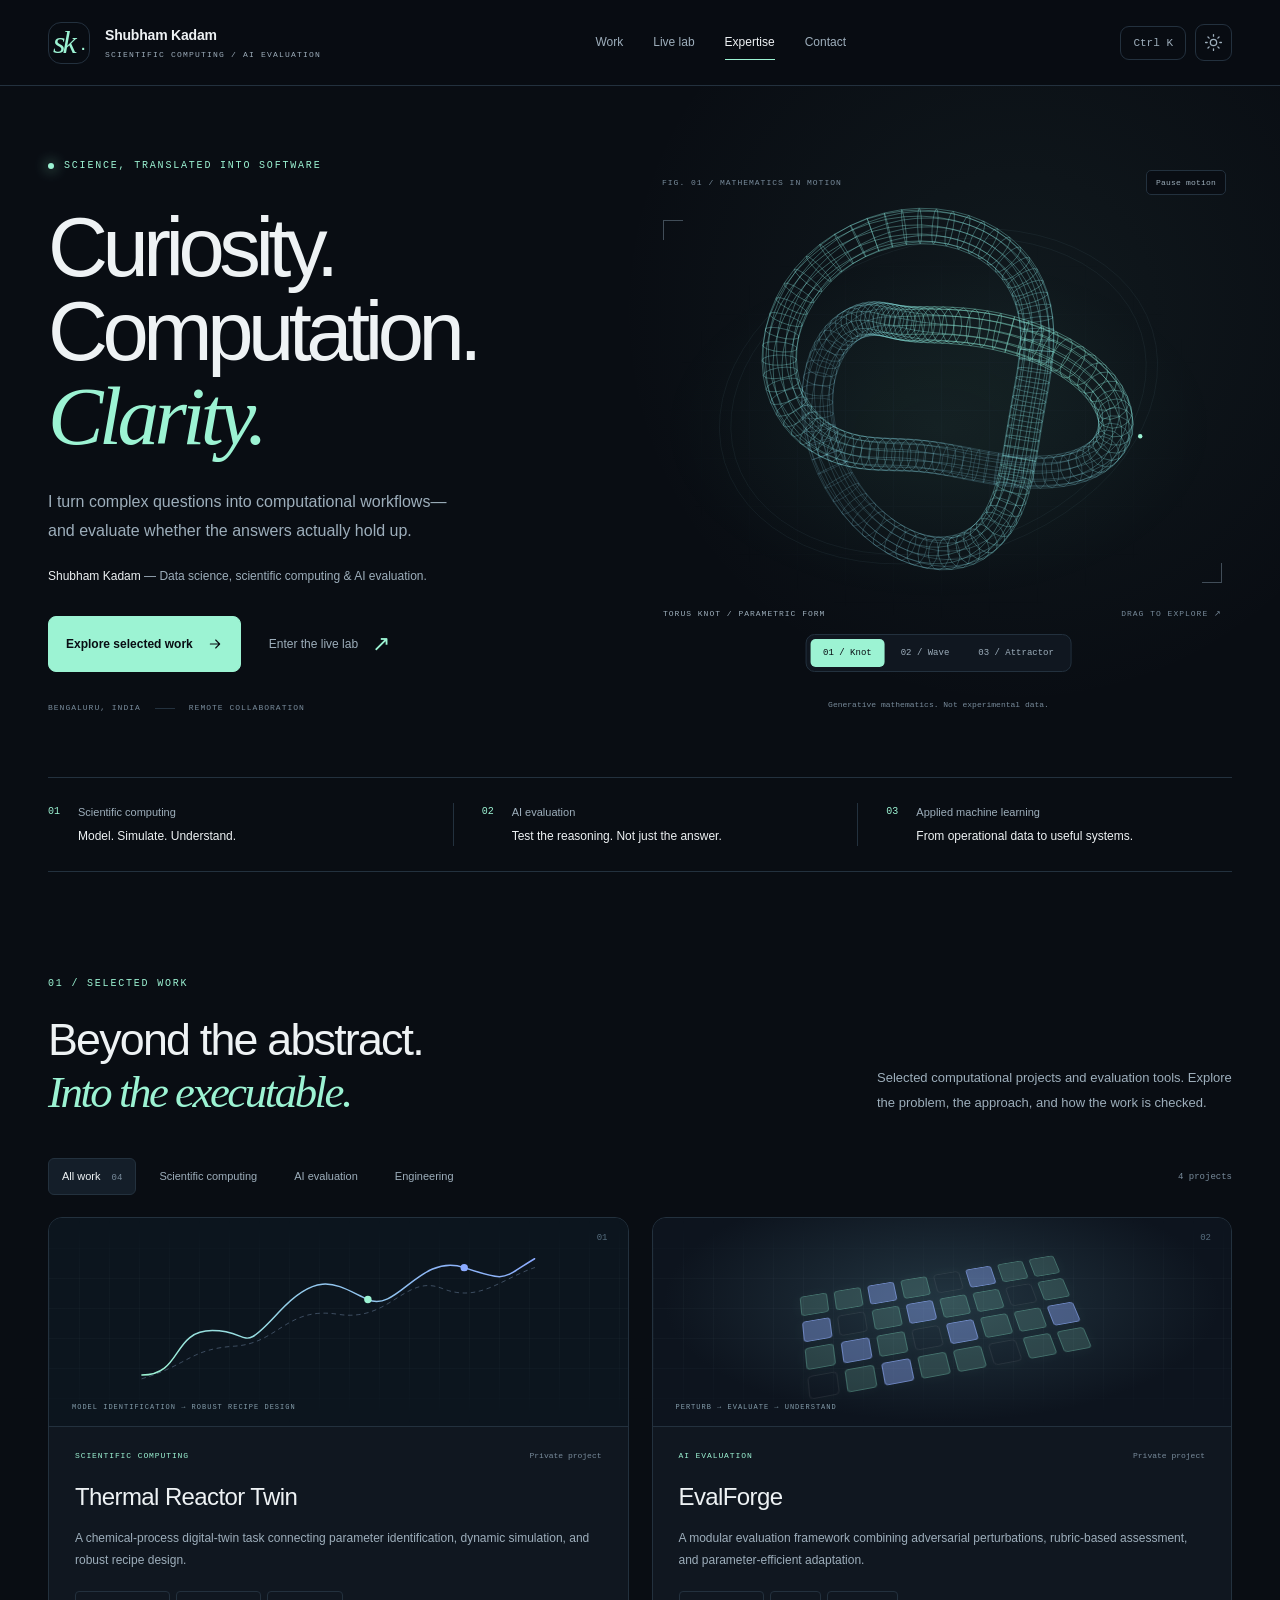
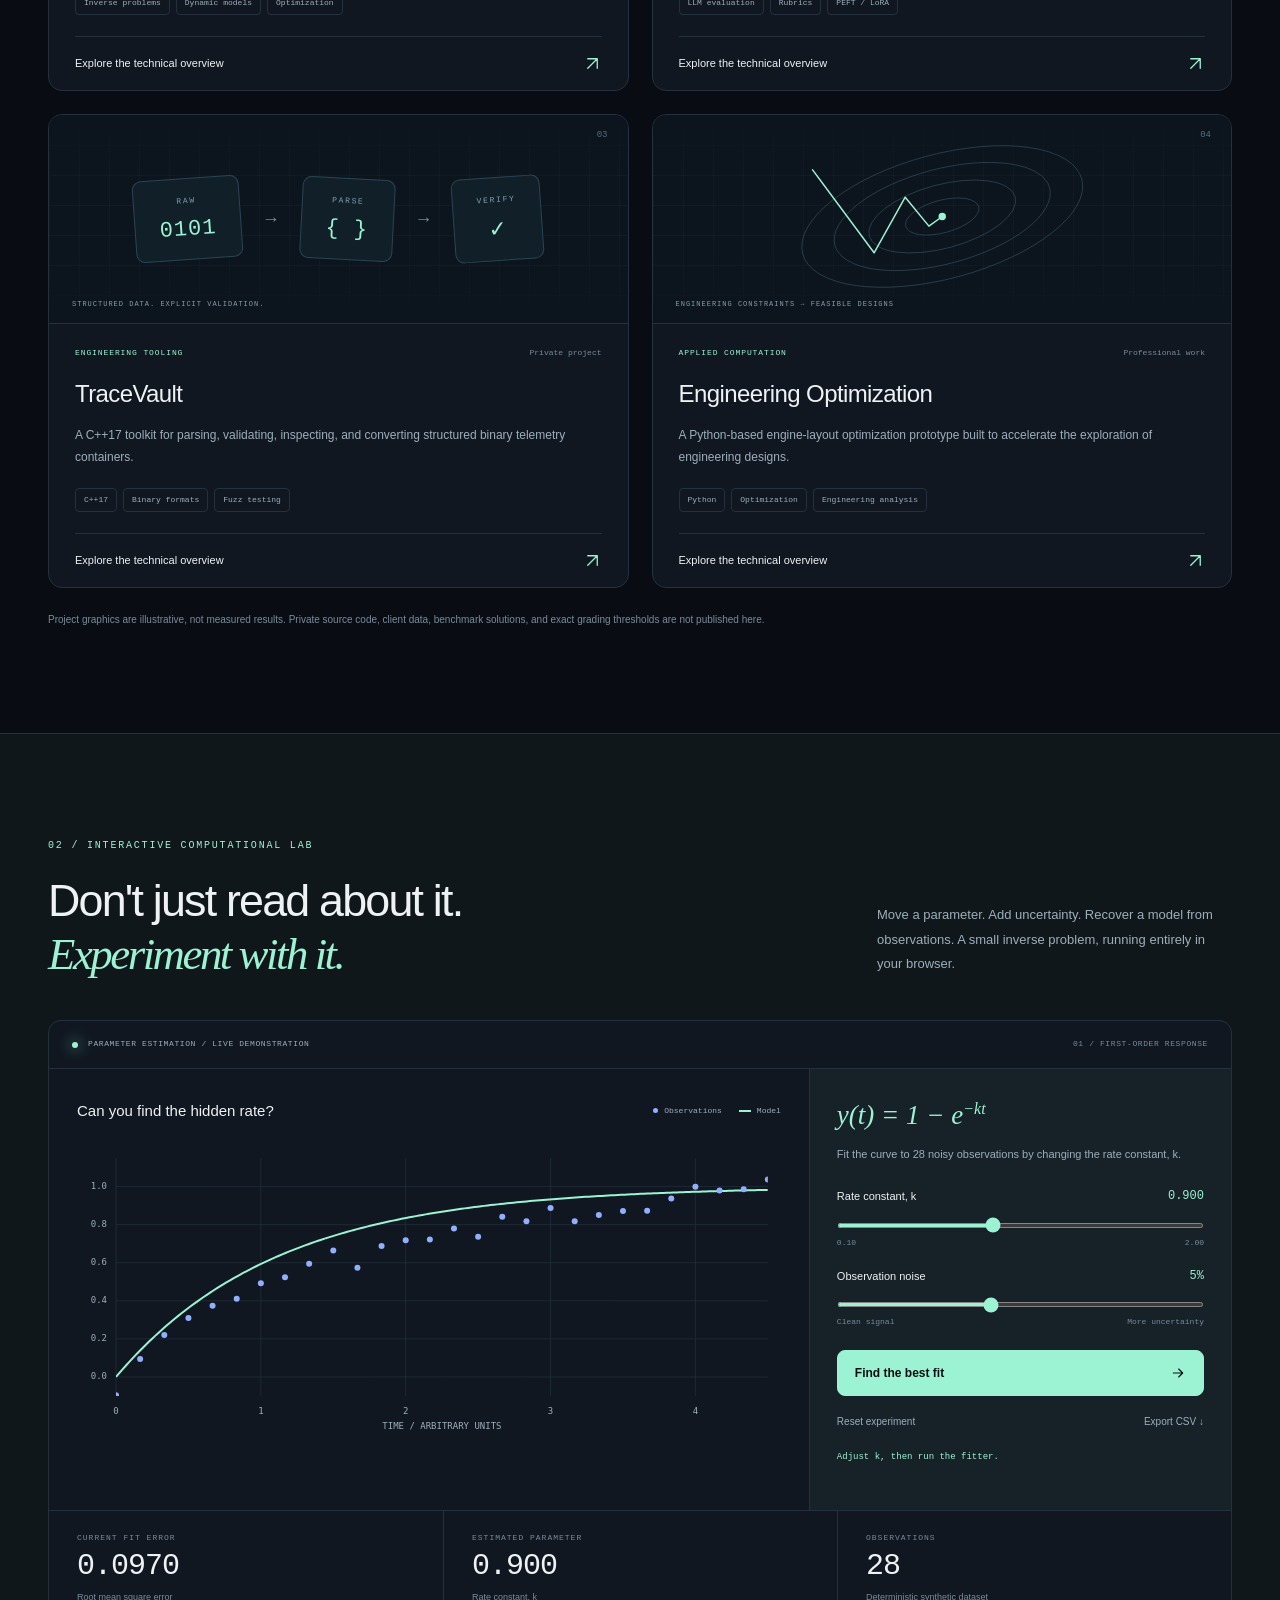
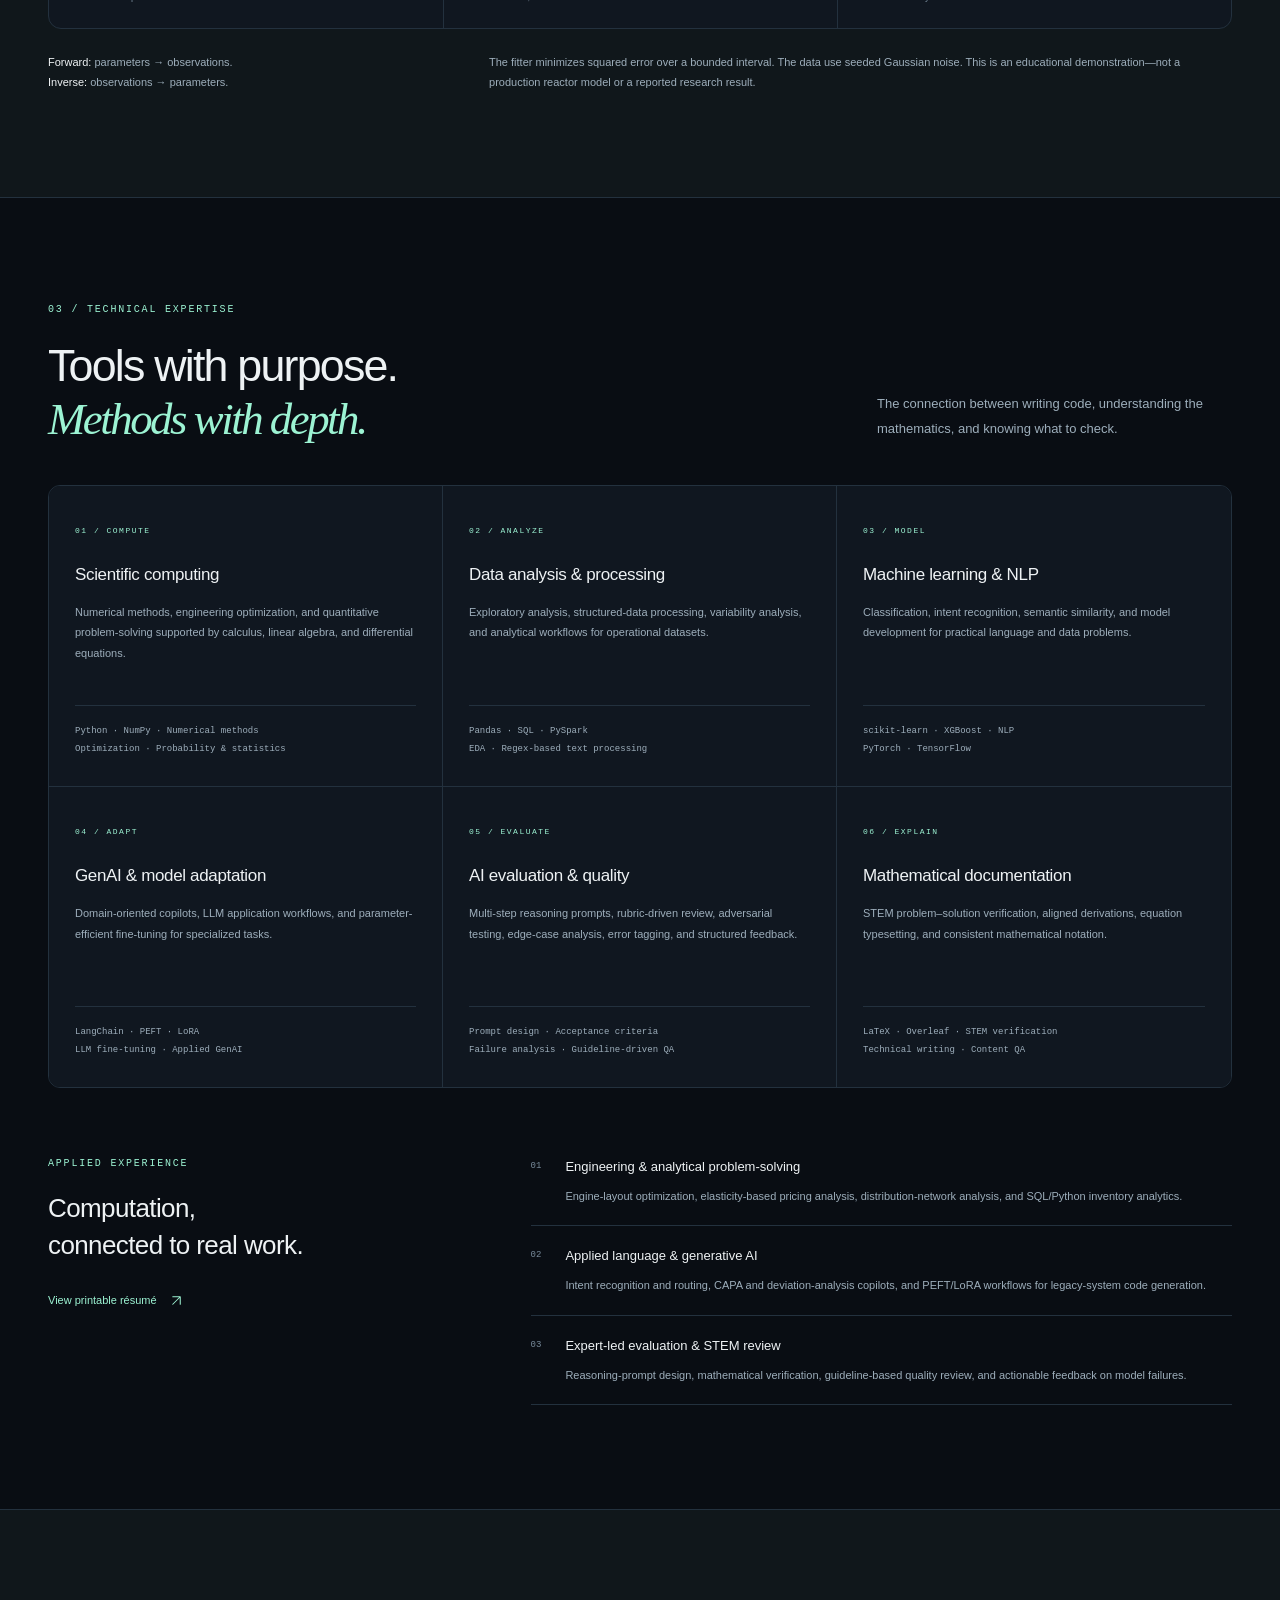
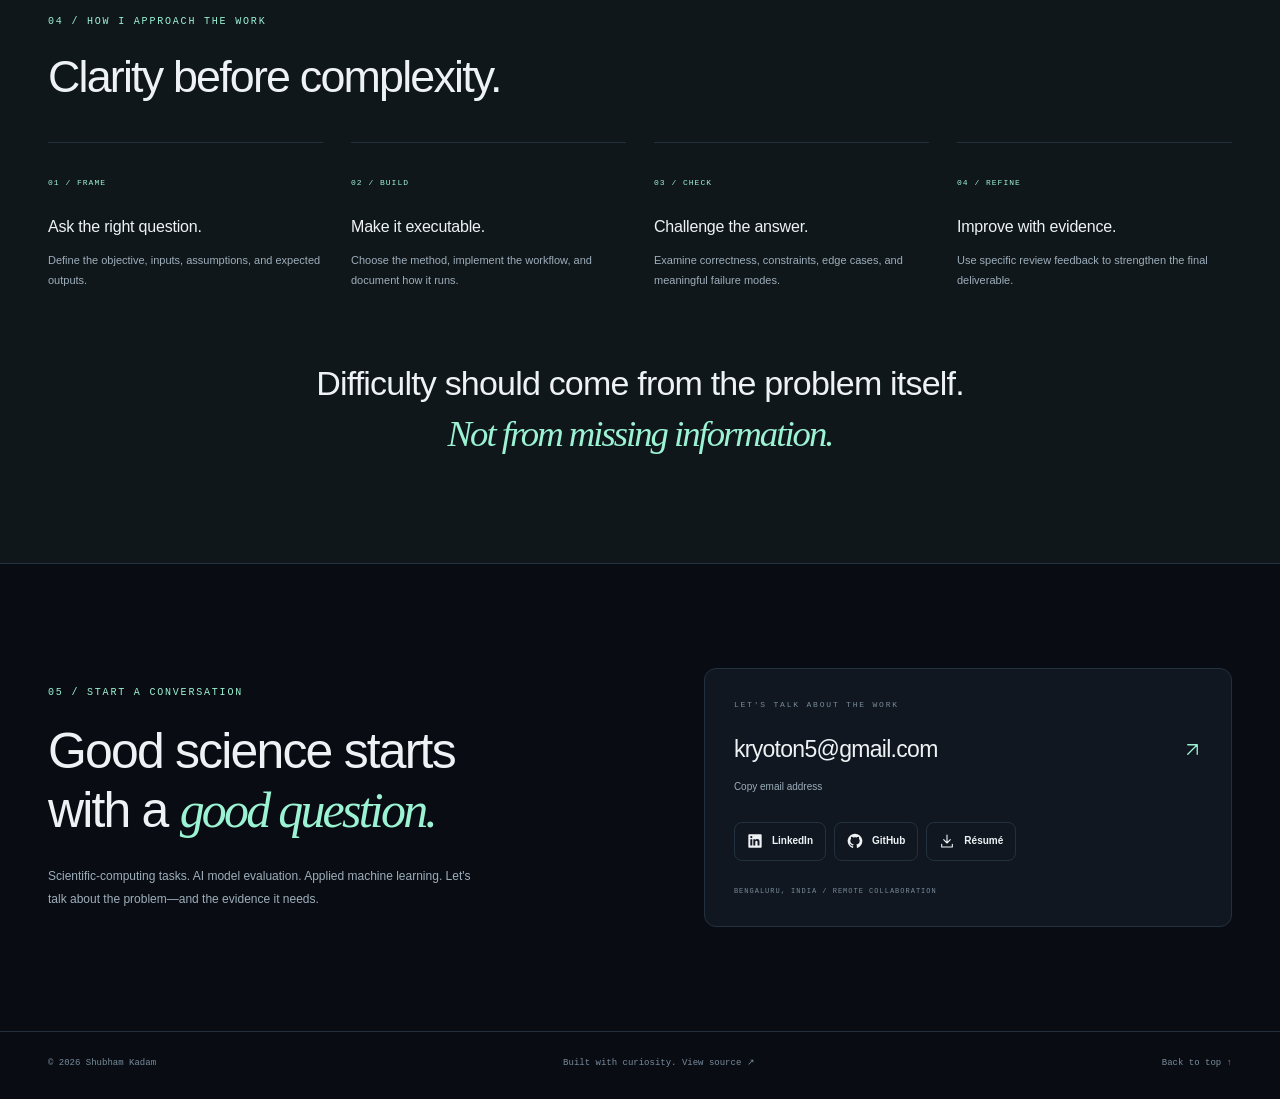
<file: index.html>
<!doctype html>
<html lang="en" data-theme="dark">
<head>
<meta charset="utf-8">
<meta name="viewport" content="width=device-width,initial-scale=1">
<meta name="theme-color" content="#090d13">
<meta name="description" content="Shubham Kadam — scientific computing, AI evaluation and applied machine learning. Explore selected work, generative mathematics and a working parameter-estimation lab.">
<meta property="og:title" content="Shubham Kadam — Curiosity, Computation, Clarity">
<meta property="og:description" content="Scientific computing and AI evaluation, brought to life. Selected projects and an interactive inverse-problem lab.">
<meta property="og:type" content="website">
<meta property="og:url" content="https://kryoton5-lgtm.github.io/cautious-robot/">
<link rel="canonical" href="https://kryoton5-lgtm.github.io/cautious-robot/">
<title>Shubham Kadam — Scientific Computing & AI Evaluation</title>
<link rel="icon" href="data:image/svg+xml,%3Csvg xmlns='http://www.w3.org/2000/svg' viewBox='0 0 64 64'%3E%3Crect width='64' height='64' rx='18' fill='%23090d13'/%3E%3Cpath d='M20 43V21m0 13 21-13m-17 11 18 11' stroke='%239cf3d3' stroke-width='4' fill='none' stroke-linecap='round'/%3E%3C/svg%3E">
<link rel="stylesheet" href="assets/site.css">
<script>try{document.documentElement.dataset.theme=localStorage.getItem('sk-theme')||'dark'}catch(e){}</script>
<script src="assets/site.js" defer></script>
</head>
<body>
<svg class="svg-defs" aria-hidden="true" xmlns="http://www.w3.org/2000/svg"><defs>
<symbol id="arrow" viewBox="0 0 24 24"><path d="M5 12h14m-6-6 6 6-6 6"/></symbol>
<symbol id="external" viewBox="0 0 24 24"><path d="M6 18 18 6M6 6h12v12"/></symbol>
<symbol id="mail" viewBox="0 0 24 24"><rect x="3" y="5" width="18" height="14" rx="3"/><path d="m3 6 9 7 9-7"/></symbol>
<symbol id="github" viewBox="0 0 24 24"><path d="M12 1a11 11 0 0 0-3.48 21.44c.55.1.75-.24.75-.53v-2.05c-3.06.66-3.71-1.3-3.71-1.3-.5-1.26-1.22-1.6-1.22-1.6-1-.68.08-.67.08-.67 1.1.08 1.69 1.14 1.69 1.14.98 1.68 2.57 1.2 3.2.92.1-.71.38-1.2.7-1.47-2.46-.28-5.04-1.23-5.04-5.47 0-1.2.43-2.2 1.14-2.96-.12-.28-.5-1.4.1-2.93 0 0 .93-.3 3.02 1.13A10.6 10.6 0 0 1 12 6.3c.94 0 1.87.13 2.75.37 2.1-1.42 3.02-1.13 3.02-1.13.6 1.53.23 2.65.12 2.93.7.77 1.13 1.76 1.13 2.97 0 4.25-2.59 5.19-5.05 5.46.4.34.75 1 .75 2.04v2.97c0 .3.2.64.76.53A11 11 0 0 0 12 1Z"/></symbol>
<symbol id="linkedin" viewBox="0 0 24 24"><path d="M20.45 2H3.55C2.69 2 2 2.68 2 3.52v16.96c0 .84.69 1.52 1.55 1.52h16.9c.85 0 1.55-.68 1.55-1.52V3.52C22 2.68 21.3 2 20.45 2ZM7.93 18.75H4.97V9.2h2.96v9.55ZM6.45 7.9a1.72 1.72 0 1 1 0-3.44 1.72 1.72 0 0 1 0 3.44Zm12.3 10.85h-2.96v-4.65c0-1.11-.02-2.54-1.55-2.54-1.55 0-1.79 1.21-1.79 2.46v4.73H9.49V9.2h2.84v1.3h.04a3.11 3.11 0 0 1 2.8-1.53c3 0 3.56 1.97 3.56 4.54v5.24Z"/></symbol>
<symbol id="sun" viewBox="0 0 24 24"><circle cx="12" cy="12" r="4"/><path d="M12 2v2m0 16v2M2 12h2m16 0h2M5 5l1.5 1.5m11 11L19 19M5 19l1.5-1.5m11-11L19 5"/></symbol>
<symbol id="download" viewBox="0 0 24 24"><path d="M12 3v12m-5-5 5 5 5-5M4 17v4h16v-4"/></symbol>
<symbol id="close" viewBox="0 0 24 24"><path d="m6 6 12 12M6 18 18 6"/></symbol>
<symbol id="menu" viewBox="0 0 24 24"><path d="M4 7h16M4 12h16M4 17h16"/></symbol>
</defs></svg>
<a class="skip" href="#main">Skip to content</a>
<div class="progress" aria-hidden="true"></div>
<header class="header"><div class="wrap header-inner">
<a class="brand" href="#home" aria-label="Shubham Kadam home"><span class="monogram">sk<span>.</span></span><span>Shubham Kadam<small>SCIENTIFIC COMPUTING / AI EVALUATION</small></span></a>
<nav class="desktop-nav" aria-label="Main navigation"><a href="#work">Work</a><a href="#lab">Live lab</a><a href="#expertise">Expertise</a><a href="#contact">Contact</a></nav>
<div class="header-actions"><button class="key-button" id="command-open" aria-label="Open quick navigation">⌘ K</button><button class="icon-button" id="theme-toggle" aria-label="Switch color theme"><svg class="icon"><use href="#sun"/></svg></button><button class="icon-button menu-toggle" id="menu-toggle" aria-label="Open navigation" aria-controls="mobile-nav" aria-expanded="false"><svg class="icon"><use href="#menu"/></svg></button></div>
</div><nav id="mobile-nav" class="mobile-nav" aria-label="Mobile navigation" hidden><a href="#work">Selected work</a><a href="#lab">Interactive lab</a><a href="#expertise">Technical expertise</a><a href="#contact">Get in touch</a></nav></header>
<main id="main">
<section class="hero" id="home"><div class="wrap">
<div class="hero-grid"><div class="hero-copy"><div class="eyebrow"><span class="status-dot"></span>SCIENCE, TRANSLATED INTO SOFTWARE</div>
<h1>Curiosity.<br>Computation.<br><em>Clarity.</em></h1>
<p class="hero-description">I turn complex questions into computational workflows—and evaluate whether the answers actually hold up.</p>
<p class="hero-intro">Shubham Kadam <span>— Data science, scientific computing & AI evaluation.</span></p>
<div class="button-row"><a class="button primary" href="#work">Explore selected work <svg class="icon"><use href="#arrow"/></svg></a><a class="button quiet" href="#lab">Enter the live lab <span class="tiny-orbit" aria-hidden="true">↗</span></a></div>
<div class="hero-foot"><span>BENGALURU, INDIA</span><span class="separator"></span><span>REMOTE COLLABORATION</span></div>
</div>
<div class="scene" id="scene"><div class="scene-grid" aria-hidden="true"></div><div class="scene-top"><span>FIG. 01 / MATHEMATICS IN MOTION</span><button id="motion-toggle" class="motion-control" aria-pressed="false">Pause motion</button></div>
<canvas id="sculpture" aria-label="Interactive mathematical sculpture. Drag to rotate, or choose a mode below." role="img"></canvas>
<div class="scene-corner top-left" aria-hidden="true"></div><div class="scene-corner bottom-right" aria-hidden="true"></div>
<div class="scene-caption"><span id="scene-label">TORUS KNOT / PARAMETRIC FORM</span><span class="drag-hint">DRAG TO EXPLORE ↗</span></div>
<div class="scene-controls" role="group" aria-label="Mathematical sculpture mode"><button data-scene="knot" aria-pressed="true">01 / Knot</button><button data-scene="wave" aria-pressed="false">02 / Wave</button><button data-scene="lorenz" aria-pressed="false">03 / Attractor</button></div>
<p class="art-note">Generative mathematics. Not experimental data.</p></div></div>
<div class="signal-strip"><div><span class="signal-index">01</span><span>Scientific computing<strong>Model. Simulate. Understand.</strong></span></div><div><span class="signal-index">02</span><span>AI evaluation<strong>Test the reasoning. Not just the answer.</strong></span></div><div><span class="signal-index">03</span><span>Applied machine learning<strong>From operational data to useful systems.</strong></span></div></div>
</div></section>
<section id="work" class="section"><div class="wrap"><div class="section-head reveal"><div><div class="eyebrow">01 / SELECTED WORK</div><h2>Beyond the abstract.<br><em>Into the executable.</em></h2></div><p>Selected computational projects and evaluation tools. Explore the problem, the approach, and how the work is checked.</p></div>
<div class="filter-bar" role="group" aria-label="Filter projects"><button data-filter="all" aria-pressed="true">All work <span>04</span></button><button data-filter="science" aria-pressed="false">Scientific computing</button><button data-filter="evaluation" aria-pressed="false">AI evaluation</button><button data-filter="engineering" aria-pressed="false">Engineering</button><span class="filter-status" id="filter-status" role="status">4 projects</span></div>
<div class="projects">
<article class="project-card reveal" data-category="science" data-project="reactor"><div class="project-visual reactor-art" aria-hidden="true"><div class="visual-grid"></div><svg viewBox="0 0 600 220"><defs><linearGradient id="curve" x1="0" y1="1" x2="1" y2="0"><stop stop-color="#9cf3d3"/><stop offset="1" stop-color="#8baaff"/></linearGradient></defs><path class="graph-line" d="M35 185C90 185 75 125 130 125S165 160 220 100S300 65 340 83S410 20 470 40S520 55 565 28" stroke="url(#curve)"/><path class="graph-line secondary" d="M35 190C100 170 100 150 160 146S230 92 300 103S390 48 440 68S520 55 565 40"/><circle cx="340" cy="83" r="5" fill="#9cf3d3"/><circle cx="470" cy="40" r="5" fill="#8baaff"/></svg><span class="visual-label">MODEL IDENTIFICATION → ROBUST RECIPE DESIGN</span><span class="visual-number">01</span></div><div class="project-body"><div class="project-meta"><span>SCIENTIFIC COMPUTING</span><span class="private-badge">Private project</span></div><h3>Thermal Reactor Twin</h3><p>A chemical-process digital-twin task connecting parameter identification, dynamic simulation, and robust recipe design.</p><div class="tags"><span>Inverse problems</span><span>Dynamic models</span><span>Optimization</span></div><button class="project-open" data-open-project="reactor">Explore the technical overview <svg class="icon"><use href="#external"/></svg></button></div></article>
<article class="project-card reveal" data-category="evaluation" data-project="evalforge"><div class="project-visual eval-art" aria-hidden="true"><div class="visual-grid"></div><div class="eval-matrix"><i></i><i></i><i></i><i></i><i></i><i></i><i></i><i></i><i></i><i></i><i></i><i></i><i></i><i></i><i></i><i></i><i></i><i></i><i></i><i></i><i></i><i></i><i></i><i></i><i></i><i></i><i></i><i></i><i></i><i></i><i></i><i></i></div><span class="visual-label">PERTURB → EVALUATE → UNDERSTAND</span><span class="visual-number">02</span></div><div class="project-body"><div class="project-meta"><span>AI EVALUATION</span><span class="private-badge">Private project</span></div><h3>EvalForge</h3><p>A modular evaluation framework combining adversarial perturbations, rubric-based assessment, and parameter-efficient adaptation.</p><div class="tags"><span>LLM evaluation</span><span>Rubrics</span><span>PEFT / LoRA</span></div><button class="project-open" data-open-project="evalforge">Explore the technical overview <svg class="icon"><use href="#external"/></svg></button></div></article>
<article class="project-card reveal" data-category="engineering" data-project="tracevault"><div class="project-visual trace-art" aria-hidden="true"><div class="visual-grid"></div><div class="data-path"><span>RAW<br><b>0101</b></span><i>→</i><span>PARSE<br><b>{ }</b></span><i>→</i><span>VERIFY<br><b>✓</b></span></div><span class="visual-label">STRUCTURED DATA. EXPLICIT VALIDATION.</span><span class="visual-number">03</span></div><div class="project-body"><div class="project-meta"><span>ENGINEERING TOOLING</span><span class="private-badge">Private project</span></div><h3>TraceVault</h3><p>A C++17 toolkit for parsing, validating, inspecting, and converting structured binary telemetry containers.</p><div class="tags"><span>C++17</span><span>Binary formats</span><span>Fuzz testing</span></div><button class="project-open" data-open-project="tracevault">Explore the technical overview <svg class="icon"><use href="#external"/></svg></button></div></article>
<article class="project-card reveal" data-category="engineering science" data-project="optimization"><div class="project-visual optimization-art" aria-hidden="true"><div class="visual-grid"></div><svg viewBox="0 0 600 220"><g class="contours"><ellipse cx="300" cy="110" rx="195" ry="84"/><ellipse cx="300" cy="110" rx="150" ry="64"/><ellipse cx="300" cy="110" rx="102" ry="43"/><ellipse cx="300" cy="110" rx="51" ry="22"/></g><path class="graph-line" d="M125 47 208 159 250 84 282 123 300 110" stroke="#9cf3d3"/><circle cx="300" cy="110" r="5" fill="#9cf3d3"/></svg><span class="visual-label">ENGINEERING CONSTRAINTS → FEASIBLE DESIGNS</span><span class="visual-number">04</span></div><div class="project-body"><div class="project-meta"><span>APPLIED COMPUTATION</span><span class="private-badge">Professional work</span></div><h3>Engineering Optimization</h3><p>A Python-based engine-layout optimization prototype built to accelerate the exploration of engineering designs.</p><div class="tags"><span>Python</span><span>Optimization</span><span>Engineering analysis</span></div><button class="project-open" data-open-project="optimization">Explore the technical overview <svg class="icon"><use href="#external"/></svg></button></div></article>
</div><p class="section-note">Project graphics are illustrative, not measured results. Private source code, client data, benchmark solutions, and exact grading thresholds are not published here.</p></div></section>
<section id="lab" class="section lab-section"><div class="wrap"><div class="section-head reveal"><div><div class="eyebrow">02 / INTERACTIVE COMPUTATIONAL LAB</div><h2>Don't just read about it.<br><em>Experiment with it.</em></h2></div><p>Move a parameter. Add uncertainty. Recover a model from observations. A small inverse problem, running entirely in your browser.</p></div>
<div class="lab-shell reveal"><div class="lab-top"><span><span class="status-dot"></span> PARAMETER ESTIMATION / LIVE DEMONSTRATION</span><span>01 / FIRST-ORDER RESPONSE</span></div><div class="lab-grid"><div class="chart-area"><div class="chart-heading"><h3>Can you find the hidden rate?</h3><div class="chart-legend"><span><i class="dot-legend"></i>Observations</span><span><i class="line-legend"></i>Model</span></div></div><canvas id="lab-chart" role="img" aria-label="Synthetic observations and the predicted model response; numerical results appear below."></canvas></div><div class="lab-controls"><div class="equation">y(t) = 1 − e<sup>−kt</sup></div><p>Fit the curve to 28 noisy observations by changing the rate constant, k.</p><label for="rate">Rate constant, k <output id="rate-value" for="rate">0.900</output></label><input id="rate" type="range" min="0.10" max="2.00" step="0.005" value="0.90"><div class="range-labels"><span>0.10</span><span>2.00</span></div><label for="noise">Observation noise <output id="noise-value" for="noise">5%</output></label><input id="noise" type="range" min="0" max="12" step="1" value="5"><div class="range-labels"><span>Clean signal</span><span>More uncertainty</span></div><button class="button primary fit-button" id="fit">Find the best fit <svg class="icon"><use href="#arrow"/></svg></button><div class="lab-utilities"><button id="reset">Reset experiment</button><button id="export">Export CSV ↓</button></div><p id="solver-status" class="solver-status" role="status">Adjust k, then run the fitter.</p></div></div><div class="metrics"><div><span>CURRENT FIT ERROR</span><strong id="rmse">—</strong><small>Root mean square error</small></div><div><span>ESTIMATED PARAMETER</span><strong id="parameter">0.900</strong><small>Rate constant, k</small></div><div><span>OBSERVATIONS</span><strong>28</strong><small>Deterministic synthetic dataset</small></div></div></div>
<div class="lab-explainer"><p><strong>Forward:</strong> parameters → observations.<br><strong>Inverse:</strong> observations → parameters.</p><p>The fitter minimizes squared error over a bounded interval. The data use seeded Gaussian noise. This is an educational demonstration—not a production reactor model or a reported research result.</p></div></div></section>
<section id="expertise" class="section"><div class="wrap"><div class="section-head reveal"><div><div class="eyebrow">03 / TECHNICAL EXPERTISE</div><h2>Tools with purpose.<br><em>Methods with depth.</em></h2></div><p>The connection between writing code, understanding the mathematics, and knowing what to check.</p></div>
<div class="skills-grid">
<article class="skill reveal"><span class="skill-index">01 / COMPUTE</span><h3>Scientific computing</h3><p>Numerical methods, engineering optimization, and quantitative problem-solving supported by calculus, linear algebra, and differential equations.</p><div class="skill-stack">Python · NumPy · Numerical methods<br>Optimization · Probability & statistics</div></article>
<article class="skill reveal"><span class="skill-index">02 / ANALYZE</span><h3>Data analysis & processing</h3><p>Exploratory analysis, structured-data processing, variability analysis, and analytical workflows for operational datasets.</p><div class="skill-stack">Pandas · SQL · PySpark<br>EDA · Regex-based text processing</div></article>
<article class="skill reveal"><span class="skill-index">03 / MODEL</span><h3>Machine learning & NLP</h3><p>Classification, intent recognition, semantic similarity, and model development for practical language and data problems.</p><div class="skill-stack">scikit-learn · XGBoost · NLP<br>PyTorch · TensorFlow</div></article>
<article class="skill reveal"><span class="skill-index">04 / ADAPT</span><h3>GenAI & model adaptation</h3><p>Domain-oriented copilots, LLM application workflows, and parameter-efficient fine-tuning for specialized tasks.</p><div class="skill-stack">LangChain · PEFT · LoRA<br>LLM fine-tuning · Applied GenAI</div></article>
<article class="skill reveal"><span class="skill-index">05 / EVALUATE</span><h3>AI evaluation & quality</h3><p>Multi-step reasoning prompts, rubric-driven review, adversarial testing, edge-case analysis, error tagging, and structured feedback.</p><div class="skill-stack">Prompt design · Acceptance criteria<br>Failure analysis · Guideline-driven QA</div></article>
<article class="skill reveal"><span class="skill-index">06 / EXPLAIN</span><h3>Mathematical documentation</h3><p>STEM problem–solution verification, aligned derivations, equation typesetting, and consistent mathematical notation.</p><div class="skill-stack">LaTeX · Overleaf · STEM verification<br>Technical writing · Content QA</div></article>
</div><div class="experience reveal"><div><div class="eyebrow">APPLIED EXPERIENCE</div><h3>Computation,<br>connected to real work.</h3><a class="text-link" href="resume.html" target="_blank" rel="noopener">View printable résumé <svg class="icon"><use href="#external"/></svg></a></div><div class="experience-items"><div><span>01</span><div><h4>Engineering & analytical problem-solving</h4><p>Engine-layout optimization, elasticity-based pricing analysis, distribution-network analysis, and SQL/Python inventory analytics.</p></div></div><div><span>02</span><div><h4>Applied language & generative AI</h4><p>Intent recognition and routing, CAPA and deviation-analysis copilots, and PEFT/LoRA workflows for legacy-system code generation.</p></div></div><div><span>03</span><div><h4>Expert-led evaluation & STEM review</h4><p>Reasoning-prompt design, mathematical verification, guideline-based quality review, and actionable feedback on model failures.</p></div></div></div></div></div></section>
<section class="section approach" id="approach"><div class="wrap"><div class="section-head reveal"><div><div class="eyebrow">04 / HOW I APPROACH THE WORK</div><h2>Clarity before complexity.</h2></div></div><div class="steps"><article class="reveal"><span>01 / FRAME</span><h3>Ask the right question.</h3><p>Define the objective, inputs, assumptions, and expected outputs.</p></article><article class="reveal"><span>02 / BUILD</span><h3>Make it executable.</h3><p>Choose the method, implement the workflow, and document how it runs.</p></article><article class="reveal"><span>03 / CHECK</span><h3>Challenge the answer.</h3><p>Examine correctness, constraints, edge cases, and meaningful failure modes.</p></article><article class="reveal"><span>04 / REFINE</span><h3>Improve with evidence.</h3><p>Use specific review feedback to strengthen the final deliverable.</p></article></div><p class="principle">Difficulty should come from the problem itself.<br><em>Not from missing information.</em></p></div></section>
<section id="contact" class="section contact"><div class="wrap contact-grid"><div class="reveal"><div class="eyebrow">05 / START A CONVERSATION</div><h2>Good science starts<br>with a <em>good question.</em></h2><p>Scientific-computing tasks. AI model evaluation. Applied machine learning. Let's talk about the problem—and the evidence it needs.</p></div><div class="contact-card reveal"><span class="eyebrow">LET'S TALK ABOUT THE WORK</span><a class="email" href="mailto:kryoton5@gmail.com">kryoton5@gmail.com <svg class="icon"><use href="#external"/></svg></a><button class="copy-email" id="copy-email">Copy email address</button><div class="contact-links"><a class="button" href="https://www.linkedin.com/in/shubhmkpmg/" target="_blank" rel="noopener noreferrer"><svg class="icon filled"><use href="#linkedin"/></svg> LinkedIn</a><a class="button" href="https://github.com/kryoton5-lgtm/" target="_blank" rel="noopener noreferrer"><svg class="icon filled"><use href="#github"/></svg> GitHub</a><a class="button" href="resume.html" target="_blank" rel="noopener"><svg class="icon"><use href="#download"/></svg> Résumé</a></div><span class="contact-location">BENGALURU, INDIA / REMOTE COLLABORATION</span></div></div></section>
</main>
<footer><div class="wrap footer-inner"><span>© <span id="year">2026</span> Shubham Kadam</span><a href="https://github.com/kryoton5-lgtm/cautious-robot" target="_blank" rel="noopener noreferrer">Built with curiosity. View source ↗</a><a href="#home">Back to top ↑</a></div></footer>
<dialog id="project-dialog" aria-labelledby="project-title"><div class="dialog-top"><span>SELECTED WORK / TECHNICAL OVERVIEW</span><button class="icon-button" data-close aria-label="Close project"><svg class="icon"><use href="#close"/></svg></button></div><div id="project-content" class="dialog-content"></div></dialog>
<dialog id="command-dialog" aria-labelledby="command-heading"><div class="dialog-top"><span id="command-heading">QUICK NAVIGATION</span><button class="icon-button" data-close aria-label="Close navigation"><svg class="icon"><use href="#close"/></svg></button></div><input type="search" id="command-search" aria-label="Search sections and projects" placeholder="Find a section, project, or action…" autocomplete="off"><div id="command-results"></div></dialog>
<div class="toast" id="toast" role="status" aria-live="polite"></div>
<noscript><div class="noscript">All main portfolio content is readable without JavaScript. Enable JavaScript for the sculpture, project dialogs, and live experiment.</div></noscript>
</body>
</html>
</file>
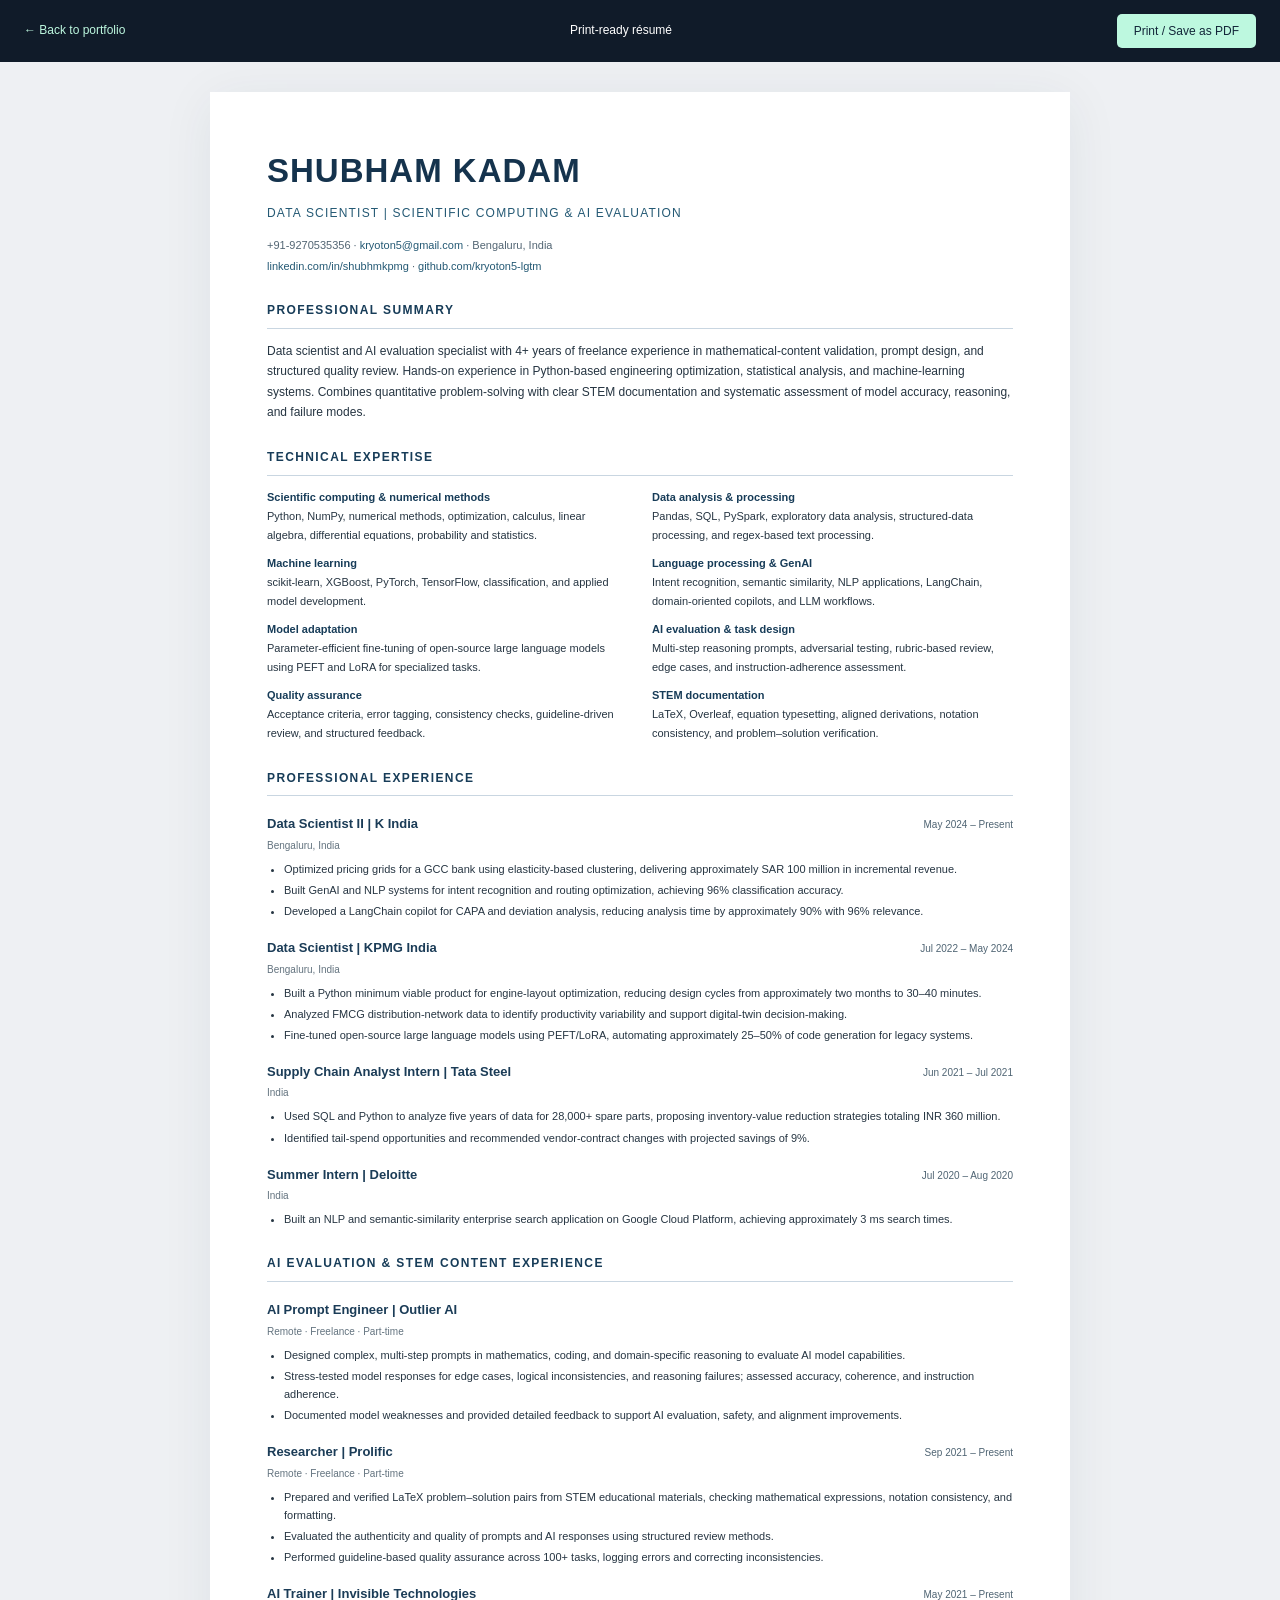
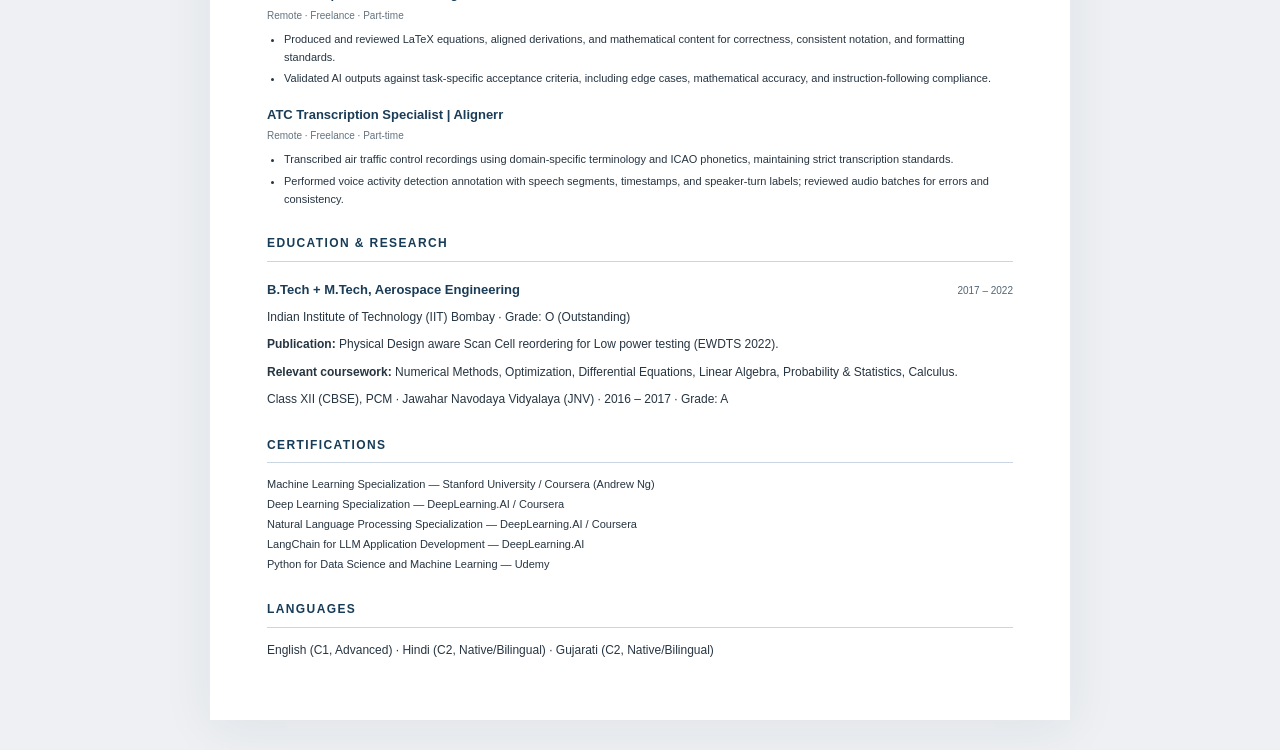
<file: resume.html>
<!doctype html>
<html lang="en"><head><meta charset="utf-8"><meta name="viewport" content="width=device-width,initial-scale=1"><meta name="robots" content="noindex"><title>Shubham Kadam — Résumé</title><style>
*{box-sizing:border-box}body{margin:0;background:#eef0f3;color:#263542;font:14px/1.65 Arial,sans-serif}.toolbar{position:sticky;top:0;padding:14px 24px;background:#101b29;color:#fff;display:flex;align-items:center;justify-content:space-between;gap:20px;font-size:12px}.toolbar a{color:#bdf8df;text-decoration:none}.toolbar button{background:#bdf8df;color:#13273a;border:0;border-radius:5px;padding:10px 17px;cursor:pointer;font:12px Arial,sans-serif}.page{max-width:860px;margin:30px auto;padding:52px 57px;background:#fff;box-shadow:0 8px 50px #23334412}.name{font-size:33px;font-weight:700;letter-spacing:1px;margin:0;color:#15334d}.role{font-size:12px;letter-spacing:1.2px;color:#245974;margin:5px 0 12px}.contact{font-size:11px;color:#526573}.contact a{color:#245974;text-decoration:none}.links{margin-top:3px}h2{font-size:12px;letter-spacing:1.4px;text-transform:uppercase;color:#173c58;border-bottom:1px solid #c9d6e1;padding-bottom:7px;margin:26px 0 12px}p{margin:7px 0;font-size:12px;line-height:1.7}.skills{display:grid;grid-template-columns:1fr 1fr;gap:10px 24px}.skills p{font-size:11px;margin:0}.skills strong{display:block;color:#173c58;font-size:11px}.entry{margin:17px 0;break-inside:avoid}.entry-heading{display:flex;justify-content:space-between;gap:18px;align-items:baseline}.entry h3{font-size:13px;color:#1b3c57;margin:0;font-weight:700}.entry time{font-size:10px;white-space:nowrap;color:#506574}.location{font-size:10px;color:#63737f;margin:2px 0 5px}ul{padding-left:17px;margin:6px 0}li{font-size:11px;line-height:1.65;margin:3px 0}.note{font-size:10px;color:#64737e}.certs{font-size:11px;line-height:1.8}a:focus-visible,button:focus-visible{outline:2px solid #327f75;outline-offset:4px}@media(max-width:650px){.page{margin:0;padding:30px 24px}.name{font-size:28px}.skills{grid-template-columns:1fr}.entry-heading{display:block}.toolbar{padding:12px 18px;font-size:10px}.toolbar button{padding:10px;font-size:10px}}@page{size:A4;margin:14mm 16mm}@media print{body{background:white}.toolbar{display:none}.page{margin:0;max-width:none;padding:0;box-shadow:none}h2{break-after:avoid;font-size:11px;margin-top:19px}.skills{gap:8px 20px}.name{font-size:28px}li{font-size:10px}p{font-size:10.5px}.contact a{color:#245974}.entry{margin:12px 0}.freelance{break-before:page}}
</style></head><body><div class="toolbar"><a href="index.html">← Back to portfolio</a><span>Print-ready résumé</span><button onclick="window.print()">Print / Save as PDF</button></div><main class="page"><h1 class="name">SHUBHAM KADAM</h1><p class="role">DATA SCIENTIST | SCIENTIFIC COMPUTING & AI EVALUATION</p><div class="contact">+91-9270535356 · <a href="mailto:kryoton5@gmail.com">kryoton5@gmail.com</a> · Bengaluru, India<div class="links"><a href="https://www.linkedin.com/in/shubhmkpmg/">linkedin.com/in/shubhmkpmg</a> · <a href="https://github.com/kryoton5-lgtm/">github.com/kryoton5-lgtm</a></div></div>
<h2>Professional summary</h2><p>Data scientist and AI evaluation specialist with 4+ years of freelance experience in mathematical-content validation, prompt design, and structured quality review. Hands-on experience in Python-based engineering optimization, statistical analysis, and machine-learning systems. Combines quantitative problem-solving with clear STEM documentation and systematic assessment of model accuracy, reasoning, and failure modes.</p>
<h2>Technical expertise</h2><div class="skills"><p><strong>Scientific computing & numerical methods</strong>Python, NumPy, numerical methods, optimization, calculus, linear algebra, differential equations, probability and statistics.</p><p><strong>Data analysis & processing</strong>Pandas, SQL, PySpark, exploratory data analysis, structured-data processing, and regex-based text processing.</p><p><strong>Machine learning</strong>scikit-learn, XGBoost, PyTorch, TensorFlow, classification, and applied model development.</p><p><strong>Language processing & GenAI</strong>Intent recognition, semantic similarity, NLP applications, LangChain, domain-oriented copilots, and LLM workflows.</p><p><strong>Model adaptation</strong>Parameter-efficient fine-tuning of open-source large language models using PEFT and LoRA for specialized tasks.</p><p><strong>AI evaluation & task design</strong>Multi-step reasoning prompts, adversarial testing, rubric-based review, edge cases, and instruction-adherence assessment.</p><p><strong>Quality assurance</strong>Acceptance criteria, error tagging, consistency checks, guideline-driven review, and structured feedback.</p><p><strong>STEM documentation</strong>LaTeX, Overleaf, equation typesetting, aligned derivations, notation consistency, and problem–solution verification.</p></div>
<h2>Professional experience</h2>
<article class="entry"><div class="entry-heading"><h3>Data Scientist II | K India</h3><time>May 2024 – Present</time></div><p class="location">Bengaluru, India</p><ul><li>Optimized pricing grids for a GCC bank using elasticity-based clustering, delivering approximately SAR 100 million in incremental revenue.</li><li>Built GenAI and NLP systems for intent recognition and routing optimization, achieving 96% classification accuracy.</li><li>Developed a LangChain copilot for CAPA and deviation analysis, reducing analysis time by approximately 90% with 96% relevance.</li></ul></article>
<article class="entry"><div class="entry-heading"><h3>Data Scientist | KPMG India</h3><time>Jul 2022 – May 2024</time></div><p class="location">Bengaluru, India</p><ul><li>Built a Python minimum viable product for engine-layout optimization, reducing design cycles from approximately two months to 30–40 minutes.</li><li>Analyzed FMCG distribution-network data to identify productivity variability and support digital-twin decision-making.</li><li>Fine-tuned open-source large language models using PEFT/LoRA, automating approximately 25–50% of code generation for legacy systems.</li></ul></article>
<article class="entry"><div class="entry-heading"><h3>Supply Chain Analyst Intern | Tata Steel</h3><time>Jun 2021 – Jul 2021</time></div><p class="location">India</p><ul><li>Used SQL and Python to analyze five years of data for 28,000+ spare parts, proposing inventory-value reduction strategies totaling INR 360 million.</li><li>Identified tail-spend opportunities and recommended vendor-contract changes with projected savings of 9%.</li></ul></article>
<article class="entry"><div class="entry-heading"><h3>Summer Intern | Deloitte</h3><time>Jul 2020 – Aug 2020</time></div><p class="location">India</p><ul><li>Built an NLP and semantic-similarity enterprise search application on Google Cloud Platform, achieving approximately 3 ms search times.</li></ul></article>
<section class="freelance"><h2>AI evaluation & STEM content experience</h2>
<article class="entry"><h3>AI Prompt Engineer | Outlier AI</h3><p class="location">Remote · Freelance · Part-time</p><ul><li>Designed complex, multi-step prompts in mathematics, coding, and domain-specific reasoning to evaluate AI model capabilities.</li><li>Stress-tested model responses for edge cases, logical inconsistencies, and reasoning failures; assessed accuracy, coherence, and instruction adherence.</li><li>Documented model weaknesses and provided detailed feedback to support AI evaluation, safety, and alignment improvements.</li></ul></article>
<article class="entry"><div class="entry-heading"><h3>Researcher | Prolific</h3><time>Sep 2021 – Present</time></div><p class="location">Remote · Freelance · Part-time</p><ul><li>Prepared and verified LaTeX problem–solution pairs from STEM educational materials, checking mathematical expressions, notation consistency, and formatting.</li><li>Evaluated the authenticity and quality of prompts and AI responses using structured review methods.</li><li>Performed guideline-based quality assurance across 100+ tasks, logging errors and correcting inconsistencies.</li></ul></article>
<article class="entry"><div class="entry-heading"><h3>AI Trainer | Invisible Technologies</h3><time>May 2021 – Present</time></div><p class="location">Remote · Freelance · Part-time</p><ul><li>Produced and reviewed LaTeX equations, aligned derivations, and mathematical content for correctness, consistent notation, and formatting standards.</li><li>Validated AI outputs against task-specific acceptance criteria, including edge cases, mathematical accuracy, and instruction-following compliance.</li></ul></article>
<article class="entry"><h3>ATC Transcription Specialist | Alignerr</h3><p class="location">Remote · Freelance · Part-time</p><ul><li>Transcribed air traffic control recordings using domain-specific terminology and ICAO phonetics, maintaining strict transcription standards.</li><li>Performed voice activity detection annotation with speech segments, timestamps, and speaker-turn labels; reviewed audio batches for errors and consistency.</li></ul></article>
<h2>Education & research</h2><article class="entry"><div class="entry-heading"><h3>B.Tech + M.Tech, Aerospace Engineering</h3><time>2017 – 2022</time></div><p>Indian Institute of Technology (IIT) Bombay · Grade: O (Outstanding)</p><p><strong>Publication:</strong> Physical Design aware Scan Cell reordering for Low power testing (EWDTS 2022).</p><p><strong>Relevant coursework:</strong> Numerical Methods, Optimization, Differential Equations, Linear Algebra, Probability & Statistics, Calculus.</p><p>Class XII (CBSE), PCM · Jawahar Navodaya Vidyalaya (JNV) · 2016 – 2017 · Grade: A</p></article>
<h2>Certifications</h2><div class="certs">Machine Learning Specialization — Stanford University / Coursera (Andrew Ng)<br>Deep Learning Specialization — DeepLearning.AI / Coursera<br>Natural Language Processing Specialization — DeepLearning.AI / Coursera<br>LangChain for LLM Application Development — DeepLearning.AI<br>Python for Data Science and Machine Learning — Udemy</div>
<h2>Languages</h2><p>English (C1, Advanced) · Hindi (C2, Native/Bilingual) · Gujarati (C2, Native/Bilingual)</p></section></main></body></html>
</file>
<file: assets/site.css>
/* Shubham Kadam — computational portfolio. No external assets or trackers. */
:root{color-scheme:dark;--bg:#090d13;--panel:#101720;--panel2:#141e29;--ink:#eef2f4;--muted:#9daebb;--dim:#788b9b;--line:#23313e;--accent:#9cf3d3;--blue:#91afff;--tint:rgba(156,243,211,.045);--header:rgba(9,13,19,.9);--sans:Inter,"Segoe UI",Arial,sans-serif;--serif:Georgia,"Times New Roman",serif;--mono:"SFMono-Regular",Consolas,"Liberation Mono",monospace}
:root[data-theme=light]{color-scheme:light;--bg:#f6f6f0;--panel:#fff;--panel2:#eaf0ed;--ink:#172b2b;--muted:#506365;--dim:#617476;--line:#d5ded8;--accent:#136a56;--blue:#415eaa;--tint:rgba(19,106,86,.05);--header:rgba(246,246,240,.93)}
*{box-sizing:border-box}html{scroll-behavior:smooth;scroll-padding-top:100px}body{margin:0;background:var(--bg);color:var(--ink);font:16px/1.7 var(--sans);-webkit-font-smoothing:antialiased;overflow-x:clip}a{color:inherit;text-decoration:none}button,input{font:inherit}button{color:inherit;cursor:pointer}button,a,input{-webkit-tap-highlight-color:transparent}a,button{touch-action:manipulation}button:disabled{cursor:wait;opacity:.65}button:focus-visible,a:focus-visible,input:focus-visible,summary:focus-visible{outline:2px solid var(--accent);outline-offset:5px}::selection{background:var(--accent);color:var(--bg)}[hidden]{display:none!important}.wrap{width:min(1240px,calc(100% - 96px));margin:auto}.svg-defs{position:absolute;width:0;height:0;overflow:hidden}.icon{width:19px;height:19px;fill:none;stroke:currentColor;stroke-width:1.65;stroke-linecap:round;stroke-linejoin:round;flex-shrink:0;vertical-align:middle}.icon.filled{fill:currentColor;stroke:none}.skip{position:fixed;left:16px;top:-100px;padding:10px 20px;background:var(--accent);color:var(--bg);z-index:100}.skip:focus{top:10px}.progress{position:fixed;top:0;left:0;width:100%;height:2px;transform:scaleX(0);transform-origin:left;background:var(--accent);z-index:100;pointer-events:none}
.header{height:86px;position:sticky;top:0;background:var(--header);backdrop-filter:blur(22px);border-bottom:1px solid var(--line);z-index:30}.header-inner{display:flex;align-items:center;justify-content:space-between;height:100%;gap:24px}.brand{display:flex;align-items:center;gap:15px;font-size:14px;font-weight:650;letter-spacing:-.2px}.brand small{display:block;margin-top:1px;font:8px/1.5 var(--mono);letter-spacing:1.2px;color:var(--muted)}.monogram{font:italic 32px/.9 var(--serif);letter-spacing:-3px;display:grid;position:relative;align-content:center;width:42px;height:42px;border:1px solid var(--line);border-radius:13px;padding-left:4px;color:var(--accent)}.monogram>span{position:absolute;bottom:8px;right:6px;font:21px var(--sans)}.desktop-nav{display:flex;align-items:center;gap:30px;font-size:12px}.desktop-nav a{position:relative;color:var(--muted);padding:5px 0}.desktop-nav a:after{content:"";position:absolute;bottom:-2px;left:0;width:100%;height:1px;background:var(--accent);transform:scaleX(0);transform-origin:left;transition:transform .25s}.desktop-nav a:hover,.desktop-nav a.active{color:var(--ink)}.desktop-nav a:hover:after,.desktop-nav a.active:after{transform:scaleX(1)}.header-actions{display:flex;align-items:center;gap:9px}.icon-button,.key-button{border:1px solid var(--line);border-radius:9px;background:transparent;display:grid;place-items:center;transition:background .2s,border-color .2s;color:var(--muted)}.icon-button{width:37px;height:37px}.icon-button:hover,.key-button:hover{border-color:var(--accent);color:var(--accent);background:var(--tint)}.key-button{font:11px var(--mono);padding:10px 12px}.menu-toggle{display:none}.mobile-nav{background:var(--bg);padding:14px 24px 22px;border-bottom:1px solid var(--line)}.mobile-nav a{display:block;padding:11px 0;font-size:14px}
.eyebrow{display:flex;gap:10px;align-items:center;font:10px/1.65 var(--mono);letter-spacing:1.8px;color:var(--accent)}.status-dot{display:inline-block;width:6px;height:6px;border-radius:50%;background:var(--accent);box-shadow:0 0 14px var(--accent);flex-shrink:0}.hero{padding:72px 0 0;position:relative;overflow:hidden}.hero:before{content:"";position:absolute;inset:-200px -160px auto auto;width:850px;height:850px;background:radial-gradient(ellipse,rgba(111,177,162,.075),transparent 66%);pointer-events:none}.hero-grid{display:grid;grid-template-columns:1fr 1fr;gap:10px;align-items:center}.hero h1{font-size:clamp(60px,6.5vw,94px);font-weight:500;line-height:1.015;letter-spacing:-5.5px;margin:31px 0 28px}.hero h1 em,h2 em,.principle em{font-family:var(--serif);font-weight:400;color:var(--accent);letter-spacing:-.055em}.hero-description{max-width:425px;color:var(--muted);font-size:16px;line-height:1.85;margin:0}.hero-intro{max-width:425px;font-size:12px;line-height:1.8;margin:20px 0 0}.hero-intro span{color:var(--muted)}.button-row{display:flex;gap:10px;flex-wrap:wrap;margin-top:28px}.button{display:inline-flex;align-items:center;justify-content:center;gap:14px;min-height:46px;padding:12px 17px;border:1px solid var(--line);background:transparent;color:var(--ink);border-radius:8px;font-size:12px;font-weight:550;line-height:1.4;transition:transform .2s,border-color .2s,background .2s}.button:hover{border-color:var(--accent);background:var(--tint);transform:translateY(-2px)}.button.primary{background:var(--accent);border-color:var(--accent);color:var(--bg)}.button.primary:hover{filter:brightness(1.06)}.button.quiet{border-color:transparent;color:var(--muted);font-weight:400}.button.quiet:hover{color:var(--ink);border-color:var(--line)}.button .icon{width:16px;height:16px}.tiny-orbit{font-size:22px;color:var(--accent)}.hero-foot{display:flex;align-items:center;gap:14px;margin-top:29px;color:var(--dim);font:8px/1.7 var(--mono);letter-spacing:1px}.separator{width:20px;height:1px;background:var(--line)}
.scene{height:546px;position:relative;min-width:0;isolation:isolate;--scene-glow:rgba(126,240,198,.06)}.scene:before{content:"";position:absolute;inset:15% 0 18%;background:radial-gradient(ellipse,var(--scene-glow),transparent 67%);z-index:-1}.scene-grid{position:absolute;inset:55px 8px 80px;background-image:linear-gradient(var(--line) 1px,transparent 1px),linear-gradient(90deg,var(--line) 1px,transparent 1px);background-size:48px 48px;opacity:.19;mask-image:radial-gradient(ellipse,#000 12%,transparent 68%)}#sculpture{width:100%;height:440px;position:absolute;left:0;top:22px;touch-action:pan-y;cursor:grab}#sculpture:active{cursor:grabbing}.scene-top{position:absolute;top:7px;left:17px;right:6px;display:flex;align-items:center;justify-content:space-between;font:8px var(--mono);letter-spacing:1px;color:var(--dim);z-index:2}.motion-control{font:8px var(--mono);color:var(--muted);border:1px solid var(--line);background:var(--bg);padding:7px 9px;border-radius:5px;letter-spacing:.2px}.motion-control:hover{color:var(--accent);border-color:var(--accent)}.scene-caption{position:absolute;left:18px;right:10px;bottom:91px;display:flex;justify-content:space-between;gap:12px;font:8px var(--mono);letter-spacing:1px;color:var(--muted)}.drag-hint{color:var(--dim)}.scene-controls{position:absolute;bottom:37px;left:50%;transform:translateX(-50%);display:flex;gap:3px;padding:4px;border:1px solid var(--line);border-radius:9px;background:var(--panel);white-space:nowrap}.scene-controls button{border:0;background:transparent;color:var(--muted);padding:9px 13px;font:9px var(--mono);border-radius:5px;transition:.2s}.scene-controls button[aria-pressed=true]{background:var(--accent);color:var(--bg)}.art-note{position:absolute;bottom:0;margin:0;left:0;right:0;text-align:center;font:8px var(--mono);color:var(--dim)}.scene-corner{position:absolute;width:20px;height:20px;opacity:.5}.top-left{left:18px;top:57px;border-top:1px solid var(--dim);border-left:1px solid var(--dim)}.bottom-right{right:10px;bottom:126px;border-bottom:1px solid var(--dim);border-right:1px solid var(--dim)}.signal-strip{display:grid;grid-template-columns:repeat(3,1fr);margin-top:62px;border-top:1px solid var(--line);border-bottom:1px solid var(--line);padding:25px 0;gap:30px}.signal-strip>div{display:flex;align-items:start;gap:18px;font-size:11px;color:var(--muted)}.signal-strip>div+div{border-left:1px solid var(--line);padding-left:28px}.signal-index{font:10px/1.7 var(--mono);color:var(--accent)}.signal-strip strong{display:block;font-size:12px;font-weight:500;color:var(--ink);margin-top:4px}
.section{padding:104px 0}.section-head{display:flex;align-items:end;justify-content:space-between;gap:60px;margin-bottom:39px}.section-head h2,h2{font-size:clamp(33px,3.5vw,47px);letter-spacing:-1.8px;font-weight:480;line-height:1.18;margin:20px 0 0}.section-head>p{max-width:355px;font-size:13px;color:var(--muted);line-height:1.9;margin:0 0 4px}.filter-bar{display:flex;gap:9px;align-items:center;flex-wrap:wrap;margin-bottom:22px}.filter-bar button{font-size:11px;padding:8px 13px;border:1px solid transparent;border-radius:6px;background:transparent;color:var(--muted);transition:.2s}.filter-bar button[aria-pressed=true]{border-color:var(--line);background:var(--panel2);color:var(--ink)}.filter-bar button:hover{color:var(--accent)}.filter-bar button span{font:9px var(--mono);margin-left:8px;color:var(--dim)}.filter-status{margin-left:auto;font:9px var(--mono);color:var(--dim)}.projects{display:grid;grid-template-columns:1fr 1fr;gap:23px}.project-card{position:relative;border:1px solid var(--line);background:var(--panel);border-radius:14px;overflow:hidden;transition:border-color .3s,box-shadow .3s;transform-style:preserve-3d}.project-card:after{content:"";position:absolute;inset:0;background:radial-gradient(500px circle at var(--mx,50%) var(--my,0%),rgba(168,231,220,.06),transparent 55%);pointer-events:none;opacity:0;transition:opacity .3s}.project-card:hover:after{opacity:1}.project-card:hover{border-color:color-mix(in srgb,var(--accent) 42%,var(--line));box-shadow:0 20px 55px rgba(0,0,0,.12)}.project-visual{height:209px;background:#0c151e;position:relative;overflow:hidden;display:flex;align-items:center;justify-content:center;border-bottom:1px solid var(--line)}.visual-grid{position:absolute;inset:0;background-image:linear-gradient(#8aadb40a 1px,transparent 1px),linear-gradient(90deg,#8aadb40a 1px,transparent 1px);background-size:30px 30px;mask-image:linear-gradient(transparent,#000 30%,#000 65%,transparent)}.project-visual>svg{width:100%;height:100%;padding:20px 10px 25px}.graph-line{fill:none;stroke-width:2;stroke-linejoin:round;stroke-linecap:round;stroke-dasharray:900;stroke-dashoffset:0}.graph-line.secondary{stroke:#7c95b5;stroke-width:1;stroke-dasharray:5 6;opacity:.6}.project-card:hover .graph-line:not(.secondary){animation:draw 1.4s ease both}.visual-label{position:absolute;left:23px;bottom:13px;font:7px/1.5 var(--mono);letter-spacing:1px;color:#849dab}.visual-number{position:absolute;right:20px;top:15px;color:#566d7e;font:9px var(--mono)}.project-body{padding:23px 26px 0}.project-meta{display:flex;align-items:center;justify-content:space-between;gap:8px;font:8px/1.4 var(--mono);letter-spacing:.9px;color:var(--accent)}.private-badge{color:var(--dim);font-size:8px;letter-spacing:0}.project-body h3{margin:16px 0 9px;font-size:24px;font-weight:500;letter-spacing:-.6px}.project-body>p{font-size:12px;color:var(--muted);line-height:1.85;margin:0;min-height:45px}.tags{display:flex;gap:6px;flex-wrap:wrap;margin-top:19px}.tags span{font:8px/1.5 var(--mono);border:1px solid var(--line);border-radius:4px;padding:5px 8px;color:var(--muted)}.project-open{display:flex;align-items:center;justify-content:space-between;width:100%;padding:17px 0;margin-top:21px;border:0;border-top:1px solid var(--line);background:transparent;text-align:left;font-size:11px;color:var(--ink);gap:15px}.project-open .icon{color:var(--accent);transition:transform .25s}.project-open:hover .icon{transform:translate(3px,-3px)}.eval-art{background:radial-gradient(ellipse at 50% 40%,#223440 0,#0d141e 68%)}.eval-matrix{display:grid;grid-template-columns:repeat(8,1fr);gap:7px;transform:perspective(600px) rotateX(35deg) rotateZ(-12deg);transition:transform .7s}.eval-matrix i{width:28px;height:25px;border:1px solid #70c9b050;border-radius:4px;background:#9cf3d32b;box-shadow:0 0 14px #9cf3d309}.eval-matrix i:nth-child(3n){background:#91afff65;border-color:#91afff80}.eval-matrix i:nth-child(5n){background:transparent;border-color:#ffffff12}.project-card:hover .eval-matrix{transform:perspective(600px) rotateX(25deg) rotateZ(-4deg)}.data-path{display:flex;align-items:center;gap:21px;z-index:1}.data-path>span{border:1px solid #284553;background:#111f29;padding:17px 24px;border-radius:9px;text-align:center;font:8px var(--mono);letter-spacing:1.7px;color:#829fae;transform:rotate(-4deg)}.data-path b{display:block;font:22px var(--mono);letter-spacing:1px;color:#9cf3d3;margin-top:12px}.data-path>i{font-style:normal;color:#708f9e;font-size:18px}.data-path>span:nth-of-type(2){transform:rotate(3deg)}.contours{fill:none;stroke:#81a6c1;stroke-width:.8;opacity:.4;transform:rotate(-15deg);transform-origin:center}.section-note{font-size:10px;color:var(--dim);line-height:1.8;margin:23px 0 0;max-width:950px}
.lab-section{background:var(--tint);border-block:1px solid var(--line)}.lab-shell{background:var(--panel);border:1px solid var(--line);border-radius:13px;overflow:hidden}.lab-top{padding:17px 23px;display:flex;justify-content:space-between;align-items:center;gap:14px;border-bottom:1px solid var(--line);font:8px/1.6 var(--mono);letter-spacing:.6px;color:var(--dim)}.lab-top>span:first-child{display:flex;align-items:center;gap:10px;color:var(--muted)}.lab-grid{display:grid;grid-template-columns:1.8fr 1fr}.chart-area{padding:29px 28px 18px;min-width:0}.chart-heading{display:flex;align-items:center;justify-content:space-between;gap:12px;flex-wrap:wrap}.chart-heading h3{font-size:15px;font-weight:500;margin:0}.chart-legend{display:flex;gap:17px;font:8px var(--mono);color:var(--muted)}.chart-legend span{display:flex;align-items:center;gap:6px}.dot-legend{width:5px;height:5px;border-radius:50%;background:var(--blue)}.line-legend{width:12px;height:2px;background:var(--accent)}#lab-chart{display:block;width:100%;height:289px;margin-top:21px}.lab-controls{padding:29px 27px;border-left:1px solid var(--line);background:var(--tint)}.equation{font:italic 27px/1.3 var(--serif);color:var(--accent)}.equation sup{font-size:16px}.lab-controls>p{font-size:11px;line-height:1.8;color:var(--muted);margin:12px 0 22px}.lab-controls label{display:flex;align-items:center;justify-content:space-between;gap:16px;font-size:11px;margin-top:20px}.lab-controls output{font:12px var(--mono);color:var(--accent)}input[type=range]{display:block;width:100%;height:5px;margin:17px 0 10px;accent-color:var(--accent);cursor:pointer}.range-labels{display:flex;justify-content:space-between;font:8px var(--mono);color:var(--dim)}.fit-button{width:100%;margin-top:24px;justify-content:space-between}.lab-utilities{display:flex;justify-content:space-between;gap:9px;margin-top:14px}.lab-utilities button,.copy-email{border:0;background:transparent;padding:3px 0;color:var(--muted);font-size:10px}.lab-utilities button:hover,.copy-email:hover{color:var(--accent)}.lab-controls .solver-status{font:9px/1.7 var(--mono);min-height:31px;color:var(--accent);margin:17px 0 0}.metrics{display:grid;grid-template-columns:repeat(3,1fr);border-top:1px solid var(--line)}.metrics>div{padding:22px 28px}.metrics>div+div{border-left:1px solid var(--line)}.metrics span{display:block;font:8px var(--mono);letter-spacing:1px;color:var(--dim)}.metrics strong{display:block;font:30px/1.6 var(--mono);font-weight:400;letter-spacing:-1px;color:var(--ink)}.metrics small{display:block;color:var(--dim);font-size:9px}.lab-explainer{display:grid;grid-template-columns:1fr 1.9fr;gap:50px;margin-top:23px}.lab-explainer p{font-size:11px;color:var(--muted);line-height:1.9;margin:0}.lab-explainer strong{color:var(--ink);font-weight:500}
.skills-grid{display:grid;grid-template-columns:repeat(3,1fr);border:1px solid var(--line);border-radius:12px;overflow:hidden}.skill{padding:28px 26px;background:var(--panel);position:relative;transition:background .3s}.skill:not(:nth-child(3n)){border-right:1px solid var(--line)}.skill:nth-child(-n+3){border-bottom:1px solid var(--line)}.skill:hover{background:var(--panel2)}.skill-index{font:8px var(--mono);color:var(--accent);letter-spacing:1.5px}.skill h3{font-size:17px;font-weight:500;letter-spacing:-.35px;margin:20px 0 12px}.skill p{font-size:11px;line-height:1.9;color:var(--muted);margin:0;min-height:84px}.skill-stack{font:9px/2 var(--mono);color:var(--muted);border-top:1px solid var(--line);padding-top:16px;margin-top:19px}.experience{display:grid;grid-template-columns:1fr 1.7fr;gap:70px;margin-top:68px}.experience h3{font-size:26px;line-height:1.4;font-weight:480;letter-spacing:-.6px;margin:18px 0 22px}.text-link{display:inline-flex;align-items:center;gap:12px;color:var(--accent);font-size:11px}.text-link .icon{width:15px;height:15px}.experience-items>div{display:flex;gap:24px;border-bottom:1px solid var(--line);padding:19px 0}.experience-items>div:first-child{padding-top:0}.experience-items>div>span{font:9px var(--mono);color:var(--dim);padding-top:5px}.experience-items h4{font-size:13px;font-weight:500;margin:0 0 8px}.experience-items p{font-size:11px;color:var(--muted);line-height:1.85;margin:0}.approach{border-block:1px solid var(--line);background:var(--tint)}.steps{display:grid;grid-template-columns:repeat(4,1fr);gap:28px}.steps article{border-top:1px solid var(--line);padding-top:23px}.steps article>span{font:8px var(--mono);letter-spacing:1px;color:var(--accent)}.steps h3{font-size:16px;letter-spacing:-.2px;font-weight:500;margin:19px 0 10px}.steps p{color:var(--muted);font-size:11px;line-height:1.85;margin:0}.principle{font-size:clamp(22px,2.7vw,34px);letter-spacing:-.8px;line-height:1.4;text-align:center;max-width:820px;margin:70px auto 0}.principle em{font-size:1.08em}.contact-grid{display:grid;grid-template-columns:1.1fr 1fr;align-items:center;gap:75px}.contact h2{font-size:clamp(34px,3.9vw,50px)}.contact p{font-size:12px;color:var(--muted);line-height:1.9;max-width:435px;margin:24px 0 0}.contact-card{background:var(--panel);border:1px solid var(--line);border-radius:12px;padding:29px}.contact-card .eyebrow{font-size:8px;color:var(--dim)}.email{display:flex;align-items:center;justify-content:space-between;gap:12px;font-size:clamp(16px,1.8vw,23px);letter-spacing:-.7px;margin:18px 0 2px}.email .icon{color:var(--accent)}.contact-links{display:flex;gap:8px;flex-wrap:wrap;margin-top:24px}.contact-links .button{font-size:10px;gap:9px;min-height:39px;padding:10px 12px}.contact-location{display:block;font:7px/1.8 var(--mono);color:var(--dim);letter-spacing:1px;margin-top:24px}footer{border-top:1px solid var(--line);padding:24px 0 27px}.footer-inner{display:flex;justify-content:space-between;gap:20px;flex-wrap:wrap;font:9px/1.7 var(--mono);color:var(--dim)}.footer-inner a:hover{color:var(--accent)}
dialog{position:fixed;padding:0;width:min(720px,calc(100% - 32px));max-height:85dvh;overflow:auto;border:1px solid var(--line);border-radius:14px;background:var(--panel);color:var(--ink);box-shadow:0 25px 120px #0008}dialog::backdrop{background:#000a;backdrop-filter:blur(7px)}dialog[open]{animation:dialog-in .25s ease}.dialog-top{display:flex;align-items:center;justify-content:space-between;gap:18px;padding:18px 23px;border-bottom:1px solid var(--line);font:8px var(--mono);letter-spacing:.7px;color:var(--dim)}.dialog-content{padding:27px 32px 34px}.dialog-content h2{margin-top:14px;font-size:34px}.dialog-content>p{font-size:13px;line-height:1.85;color:var(--muted)}.dialog-content h3{font:10px var(--mono);letter-spacing:1.5px;color:var(--accent);margin:27px 0 8px}.dialog-content .confidential{padding:14px 17px;border:1px solid var(--line);border-radius:7px;font-size:10px;margin:23px 0 0}.dialog-content .tags{margin-top:23px}#command-dialog{max-width:570px}#command-search{display:block;width:calc(100% - 42px);margin:21px;border:1px solid var(--line);border-radius:7px;background:var(--bg);padding:13px 15px;color:var(--ink);font-size:13px}#command-results{padding:0 16px 19px}#command-results button{display:flex;justify-content:space-between;align-items:center;gap:15px;width:100%;border:0;border-radius:6px;background:transparent;padding:13px 12px;text-align:left;font-size:12px;color:var(--muted)}#command-results button:hover,#command-results button:focus-visible{background:var(--panel2);color:var(--accent)}#command-results button small{font:8px var(--mono);color:var(--dim)}#command-results>p{padding:7px 13px;font-size:12px;color:var(--muted)}.toast{position:fixed;bottom:28px;left:50%;transform:translate(-50%,15px);opacity:0;pointer-events:none;background:var(--accent);color:var(--bg);padding:11px 20px;border-radius:8px;font-size:12px;box-shadow:0 8px 30px #0004;transition:.25s;z-index:100;max-width:calc(100% - 32px);text-align:center}.toast.visible{opacity:1;transform:translate(-50%,0)}.noscript{padding:20px;text-align:center;font-size:13px;border-top:1px solid var(--line);color:var(--muted)}
.js .reveal{opacity:0;translate:0 17px;transition:opacity .7s ease,translate .7s cubic-bezier(.2,.7,.2,1)}.js .reveal.visible{opacity:1;translate:0 0}.project-card:nth-child(2n).reveal{transition-delay:.08s}.hero-copy{animation:entrance .9s ease both}.scene{animation:entrance 1.1s .08s ease both}.motion-paused *{animation-play-state:paused!important}.motion-paused .reveal{opacity:1;translate:none}.motion-paused html{scroll-behavior:auto}@keyframes entrance{from{opacity:0;transform:translateY(17px)}to{opacity:1;transform:translateY(0)}}@keyframes dialog-in{from{opacity:0;transform:translateY(9px) scale(.985)}to{opacity:1;transform:translateY(0) scale(1)}}@keyframes draw{from{stroke-dashoffset:900}to{stroke-dashoffset:0}}
@media(min-width:1500px){.hero{padding-top:92px}.scene{height:565px}#sculpture{height:460px}}
@media(max-width:1050px){.wrap{width:calc(100% - 60px)}.hero h1{font-size:72px;letter-spacing:-4.5px}.hero-grid{grid-template-columns:1fr 1fr}.scene{height:515px}#sculpture{height:415px}.scene-top{font-size:7px}.scene-caption{font-size:7px}.scene-caption .drag-hint{display:none}.desktop-nav{gap:21px}.section-head{gap:35px}.hero-foot{font-size:7px}.signal-strip{gap:19px}.signal-strip>div+div{padding-left:19px}.signal-strip strong{font-size:10px}.lab-grid{grid-template-columns:1.5fr 1fr}.chart-heading{display:block}.chart-legend{margin-top:12px}.skill{padding:25px 21px}.skill h3{font-size:16px}.skill p{min-height:106px}.contact-grid{gap:35px}.contact-card{padding:23px}.data-path{gap:13px}.data-path>span{padding:16px 19px}}
@media(max-width:800px){.wrap{width:calc(100% - 44px)}.header{height:74px}.brand small{font-size:6.5px}.desktop-nav{gap:16px}.desktop-nav a{font-size:11px}.key-button{display:none}.hero{padding-top:48px}.hero-grid{grid-template-columns:1fr}.hero-copy{max-width:650px}.hero h1{font-size:clamp(66px,11vw,87px);margin-top:26px}.hero-description{max-width:540px;font-size:16px}.hero-intro{max-width:530px}.hero-foot{font-size:8px}.scene{height:487px;max-width:650px;width:100%;margin:28px auto 0}#sculpture{height:390px;top:10px}.scene-top{font-size:8px}.scene-caption{font-size:8px}.scene-caption .drag-hint{display:block}.signal-strip{margin-top:30px}.section{padding:73px 0}.section-head{gap:25px}.section-head>p{max-width:265px;font-size:12px}.section-head h2{font-size:36px}.project-visual{height:180px}.project-body{padding:19px 20px 0}.project-body h3{font-size:21px}.project-meta{font-size:7px;letter-spacing:.4px}.private-badge{font-size:7px}.project-body>p{min-height:65px;font-size:11px}.project-open{font-size:10px}.data-path{gap:10px}.data-path>span{padding:13px 15px;font-size:7px}.data-path b{font-size:17px}.eval-matrix{gap:5px}.eval-matrix i{width:23px;height:21px}.visual-label{left:17px;font-size:6px;letter-spacing:.6px}.lab-grid{grid-template-columns:1fr}.lab-controls{border-left:0;border-top:1px solid var(--line);display:grid;grid-template-columns:1fr 1fr;column-gap:30px}.lab-controls>.equation,.lab-controls>p,.lab-controls>.fit-button,.lab-controls>.lab-utilities,.lab-controls>.solver-status{grid-column:1/-1}.lab-controls label,.lab-controls input,.lab-controls .range-labels{grid-column:1/-1}.chart-heading{display:flex}.chart-legend{margin-top:0}.lab-controls>p{margin-bottom:0}.lab-controls .fit-button{max-width:340px}.skills-grid{grid-template-columns:repeat(2,1fr)}.skill{border:0!important}.skill:not(:nth-child(2n)){border-right:1px solid var(--line)!important}.skill:not(:nth-last-child(-n+2)){border-bottom:1px solid var(--line)!important}.skill p{min-height:68px}.experience{gap:38px;grid-template-columns:1fr 1.6fr}.experience h3{font-size:23px}.steps{grid-template-columns:1fr 1fr;gap:30px}.contact-grid{grid-template-columns:1fr;gap:34px}.contact-card{max-width:540px}.contact h2{font-size:43px}.email{font-size:24px}.contact-links .button{font-size:12px;padding:12px 17px}.contact-location{font-size:8px}.principle{margin-top:45px}}
@media(max-width:540px){.wrap{width:calc(100% - 36px)}.header{height:70px}.brand{gap:10px;font-size:12px}.brand small{max-width:170px;font-size:6px;letter-spacing:.7px}.monogram{width:36px;height:36px;font-size:27px}.header-inner{gap:10px}.header-actions{gap:6px}.icon-button{width:33px;height:33px}.menu-toggle{display:grid}.desktop-nav{display:none}.hero{padding-top:37px}.eyebrow{font-size:8px;letter-spacing:1.3px}.hero h1{font-size:clamp(52px,14.4vw,77px);letter-spacing:-3.5px;margin:26px 0 23px}.hero-description{font-size:14px;line-height:1.85;max-width:340px}.hero-intro{font-size:11px;max-width:335px}.button-row{gap:7px;margin-top:23px}.button-row .button{font-size:11px;padding:11px 12px;gap:10px}.hero-foot{font-size:6.5px;gap:10px;letter-spacing:.6px}.scene{height:397px;margin-top:34px}#sculpture{height:325px;top:4px}.scene-top{left:5px;right:0;font-size:6px;letter-spacing:.6px}.motion-control{font-size:7px;padding:6px}.scene-caption{left:5px;right:0;bottom:86px;font-size:6px;letter-spacing:.7px}.scene-caption .drag-hint{font-size:6px}.scene-corner.top-left{left:5px;top:42px}.scene-corner.bottom-right{right:0;bottom:119px}.scene-controls{bottom:33px}.scene-controls button{font-size:8px;padding:9px 10px}.art-note{font-size:7px}.signal-strip{grid-template-columns:1fr;margin-top:18px;gap:17px;padding:21px 0}.signal-strip>div{gap:18px;font-size:10px}.signal-strip>div+div{border-left:0;padding-left:0}.signal-strip strong{font-size:11px;margin-top:2px}.section{padding:58px 0}.section-head{display:block;margin-bottom:27px}.section-head h2{font-size:34px;letter-spacing:-1.3px;margin-top:17px}.section-head>p{max-width:100%;margin-top:20px;font-size:12px}.filter-bar{gap:4px;margin-bottom:17px}.filter-bar button{font-size:9px;padding:8px 9px}.filter-bar button span{display:none}.filter-status{display:none}.projects{grid-template-columns:1fr;gap:20px}.project-visual{height:187px}.project-body{padding:21px 22px 0}.project-meta{font-size:7px}.project-body h3{font-size:24px}.project-body>p{min-height:0;font-size:12px}.project-open{font-size:11px;padding:19px 0}.data-path{gap:16px}.data-path>span{padding:15px 19px}.visual-label{font-size:6.5px}.section-note{font-size:9px}.lab-top{padding:15px 16px;font-size:6.5px}.lab-top>span:nth-child(2){display:none}.chart-area{padding:23px 16px 12px}.chart-heading{display:block}.chart-heading h3{font-size:14px}.chart-legend{margin-top:12px}#lab-chart{height:236px;margin-top:13px}.lab-controls{padding:24px 21px}.metrics>div{padding:17px 12px}.metrics span{font-size:6px;letter-spacing:.6px;min-height:19px;line-height:1.5}.metrics strong{font-size:24px;letter-spacing:-1px}.metrics small{font-size:7px;line-height:1.6;max-width:85px}.lab-explainer{grid-template-columns:1fr;gap:13px;margin-top:20px}.lab-explainer p{font-size:10px}.skills-grid{grid-template-columns:1fr}.skill{padding:25px 23px}.skill:not(:nth-child(2n)){border-right:0!important}.skill:not(:last-child){border-bottom:1px solid var(--line)!important}.skill p{min-height:0;font-size:12px}.skill h3{font-size:19px;margin-top:17px}.skill-stack{font-size:10px}.experience{grid-template-columns:1fr;gap:29px;margin-top:43px}.experience h3{font-size:27px}.experience-items h4{font-size:12px}.experience-items p{font-size:11px}.steps{gap:24px 20px}.steps h3{font-size:15px}.steps p{font-size:11px}.steps article>span{font-size:7px}.principle{font-size:23px;letter-spacing:-.6px;line-height:1.5}.contact h2{font-size:37px;letter-spacing:-1.5px}.contact-card{padding:23px 20px}.email{font-size:21px;letter-spacing:-.6px}.contact-links{gap:7px}.contact-links .button{font-size:10px;padding:10px 12px}.contact-location{font-size:6.5px}.footer-inner{font-size:8px;gap:14px}.footer-inner a:nth-child(2){order:3;width:100%}.dialog-top{padding:15px 18px;font-size:7px}.dialog-content{padding:22px}.dialog-content h2{font-size:29px}.dialog-content>p{font-size:12px}}
@media(prefers-reduced-motion:reduce){html{scroll-behavior:auto}*,*:before,*:after{animation-duration:.001ms!important;animation-iteration-count:1!important;transition-duration:.001ms!important}.js .reveal{opacity:1;translate:none}.project-card{transform:none!important}}
@media print{.header,.hero,.scene,.filter-bar,.project-visual,.lab-section,.contact-card,.project-open,dialog,.toast,.progress,footer{display:none!important}body{background:white;color:black}.wrap{width:100%}.section{padding:22px 0}.projects,.skills-grid{display:block}.project-card,.skill{break-inside:avoid;background:white;border:0;padding:15px 0}.reveal{opacity:1!important;translate:none!important}.section-head{display:block}.section-head p{max-width:none}.tags span{border-color:#aaa}.project-body{padding:0}.project-body p,.skill p,.skill-stack{color:#333}.section h2,.section h3{color:#111}}
</file>
